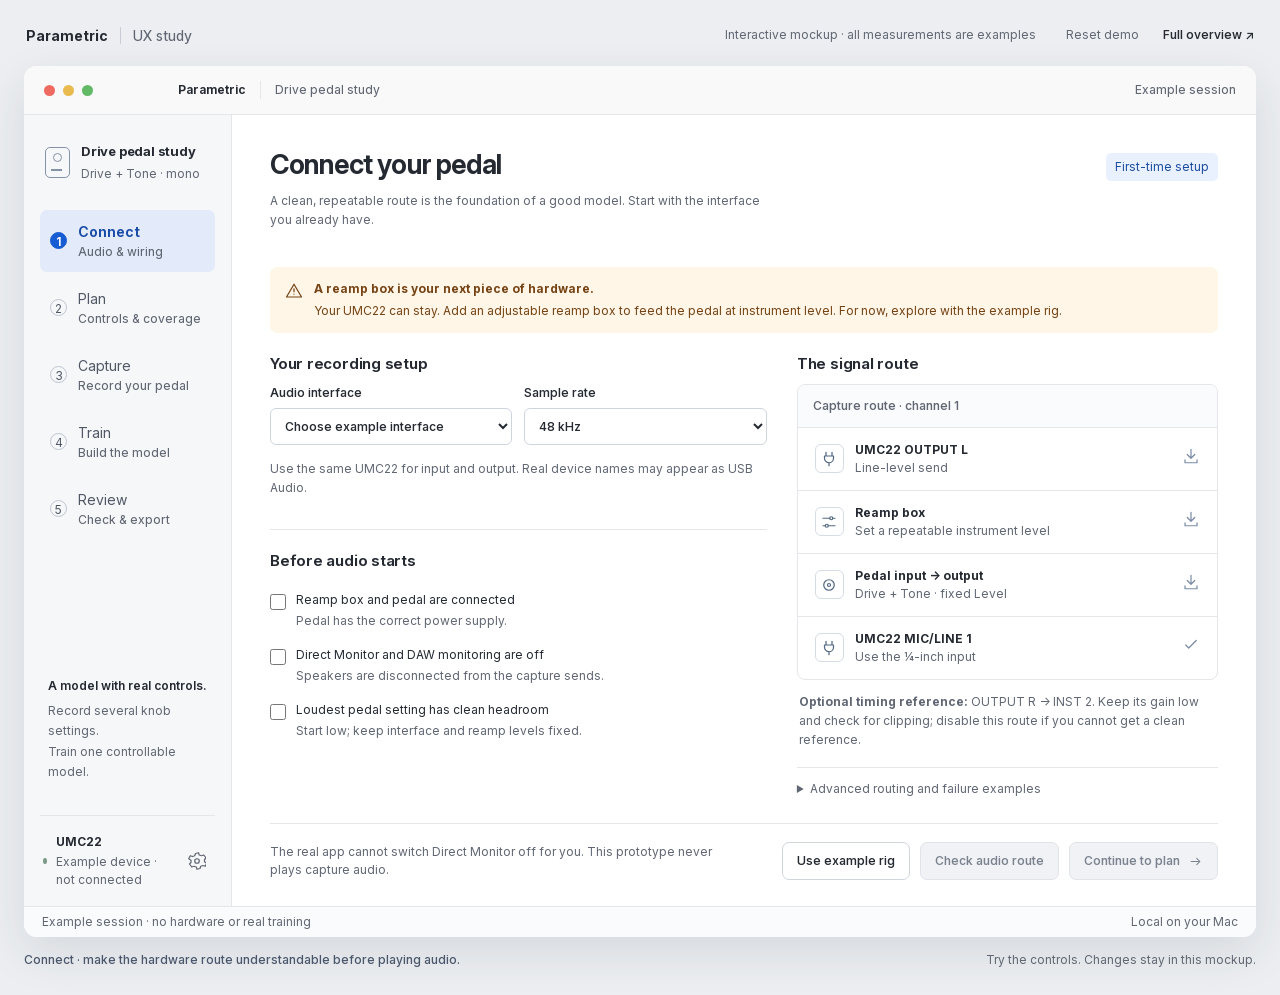
<file: docs/mockups/index.html>
<!doctype html>
<html lang="en">
<head>
<meta charset="UTF-8"><meta name="viewport" content="width=device-width,initial-scale=1">
<title>Parametric — interactive UX mockups</title>
<link rel="stylesheet" href="styles.css">
</head>
<body>
<header class="prototype-bar">
  <a class="prototype-brand" href="overview.html">Parametric <span>UX study</span></a>
  <span class="prototype-disclosure">Interactive mockup · all measurements are examples</span>
  <div class="prototype-tools"><button id="reset-demo" class="text-button">Reset demo</button><a href="overview.html">Full overview <span aria-hidden="true">↗</span></a></div>
</header>
<div class="app-window">
  <div class="titlebar"><div class="window-controls" aria-hidden="true"><i></i><i></i><i></i></div><span>Parametric</span><span class="titlebar-project">Drive pedal study</span><span class="save-indicator">Example session</span></div>
  <div class="app-body">
    <aside class="sidebar">
      <div class="project-heading"><span class="project-symbol" aria-hidden="true"></span><div><strong>Drive pedal study</strong><span>Drive + Tone · mono</span></div></div>
      <nav aria-label="Capture workflow" id="workflow-nav"></nav>
      <div class="sidebar-note"><strong>A model with real controls.</strong><p>Record several knob settings.<br>Train one controllable model.</p></div>
      <div class="sidebar-footer"><span class="device-dot"></span><div><strong>UMC22</strong><span id="sidebar-device">Example device · 48 kHz</span></div><button class="icon-button" data-nav="connect" aria-label="Open audio setup" id="setup-icon"></button></div>
    </aside>
    <main id="main" tabindex="-1" aria-label="Workflow stage"></main>
  </div>
  <footer class="statusbar"><span id="session-status">Example session · no hardware is connected by this prototype</span><span>Local on your Mac</span></footer>
</div>
<div class="prototype-caption"><span id="screen-purpose"></span><span>Try the controls. Changes stay in this mockup.</span></div>
<div id="announcement" class="sr-only" role="status" aria-live="polite"></div>
<script src="app.js"></script>
</body>
</html>
</file>
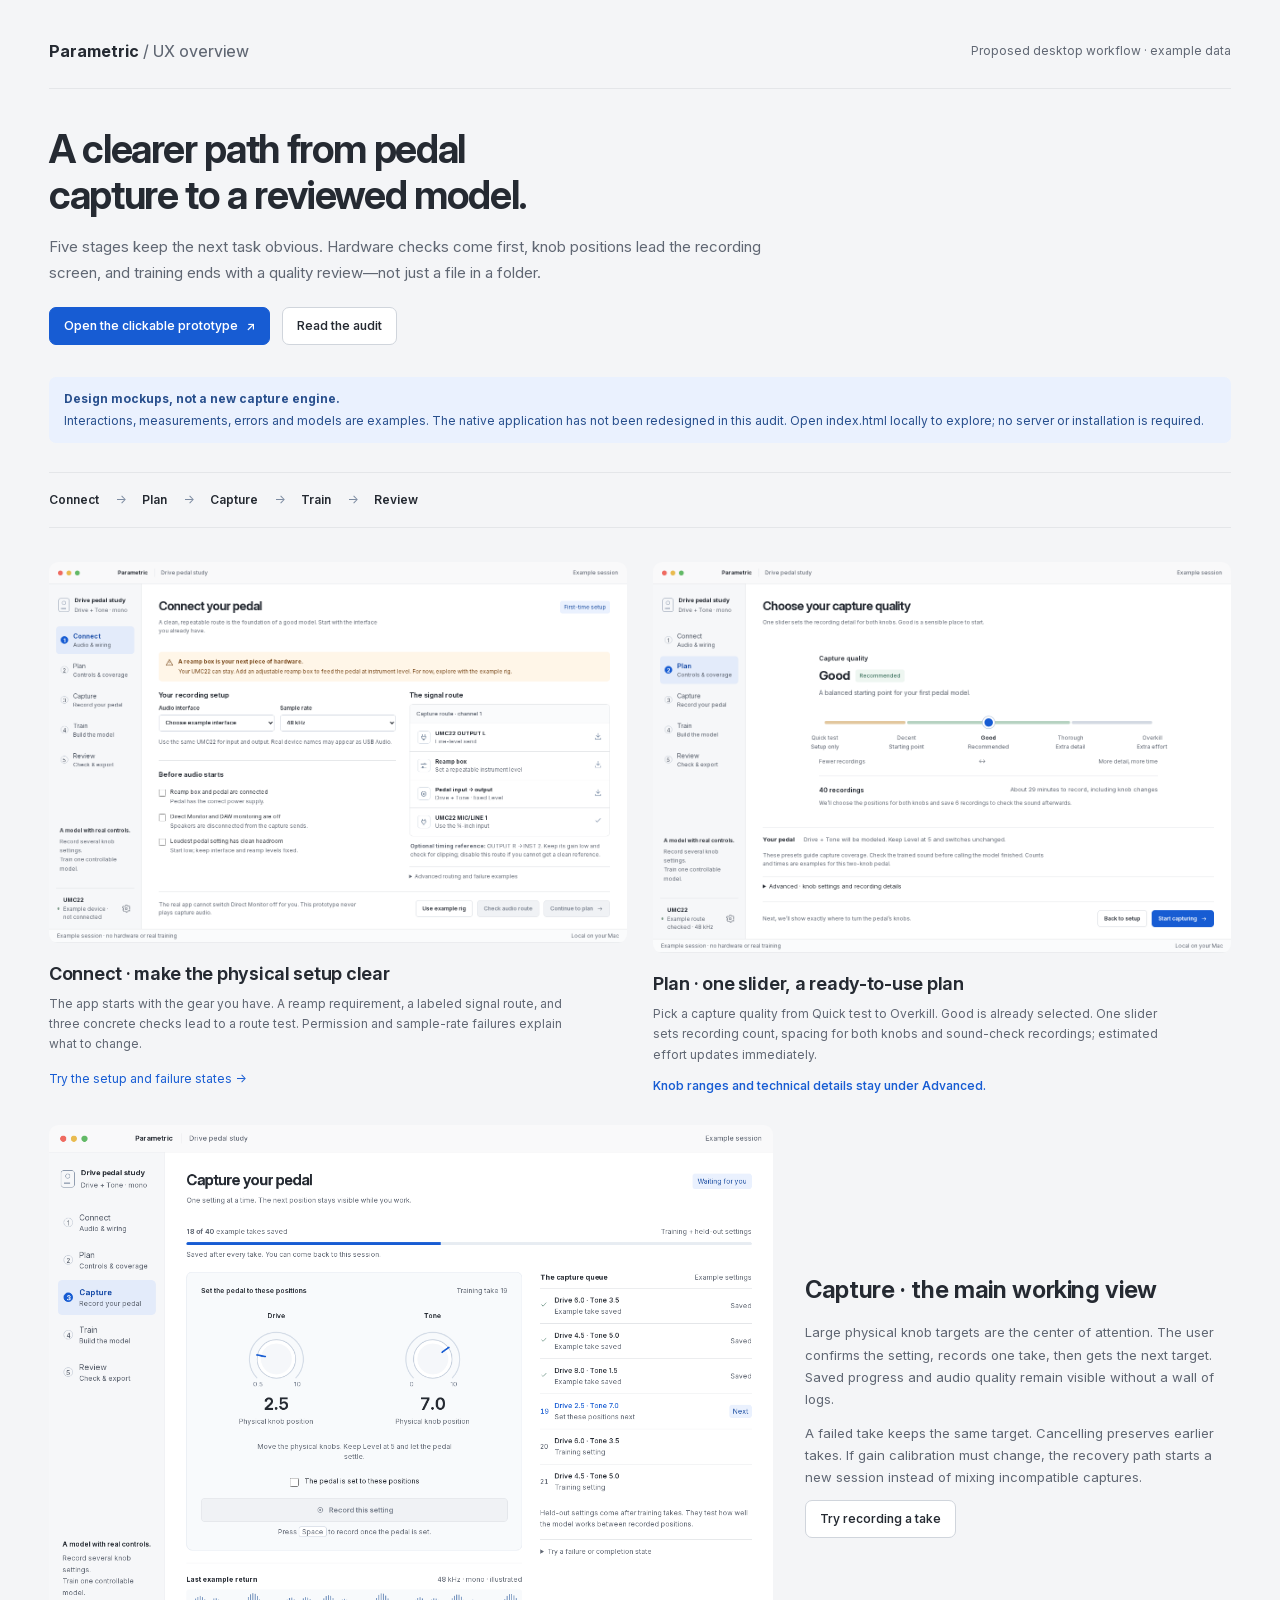
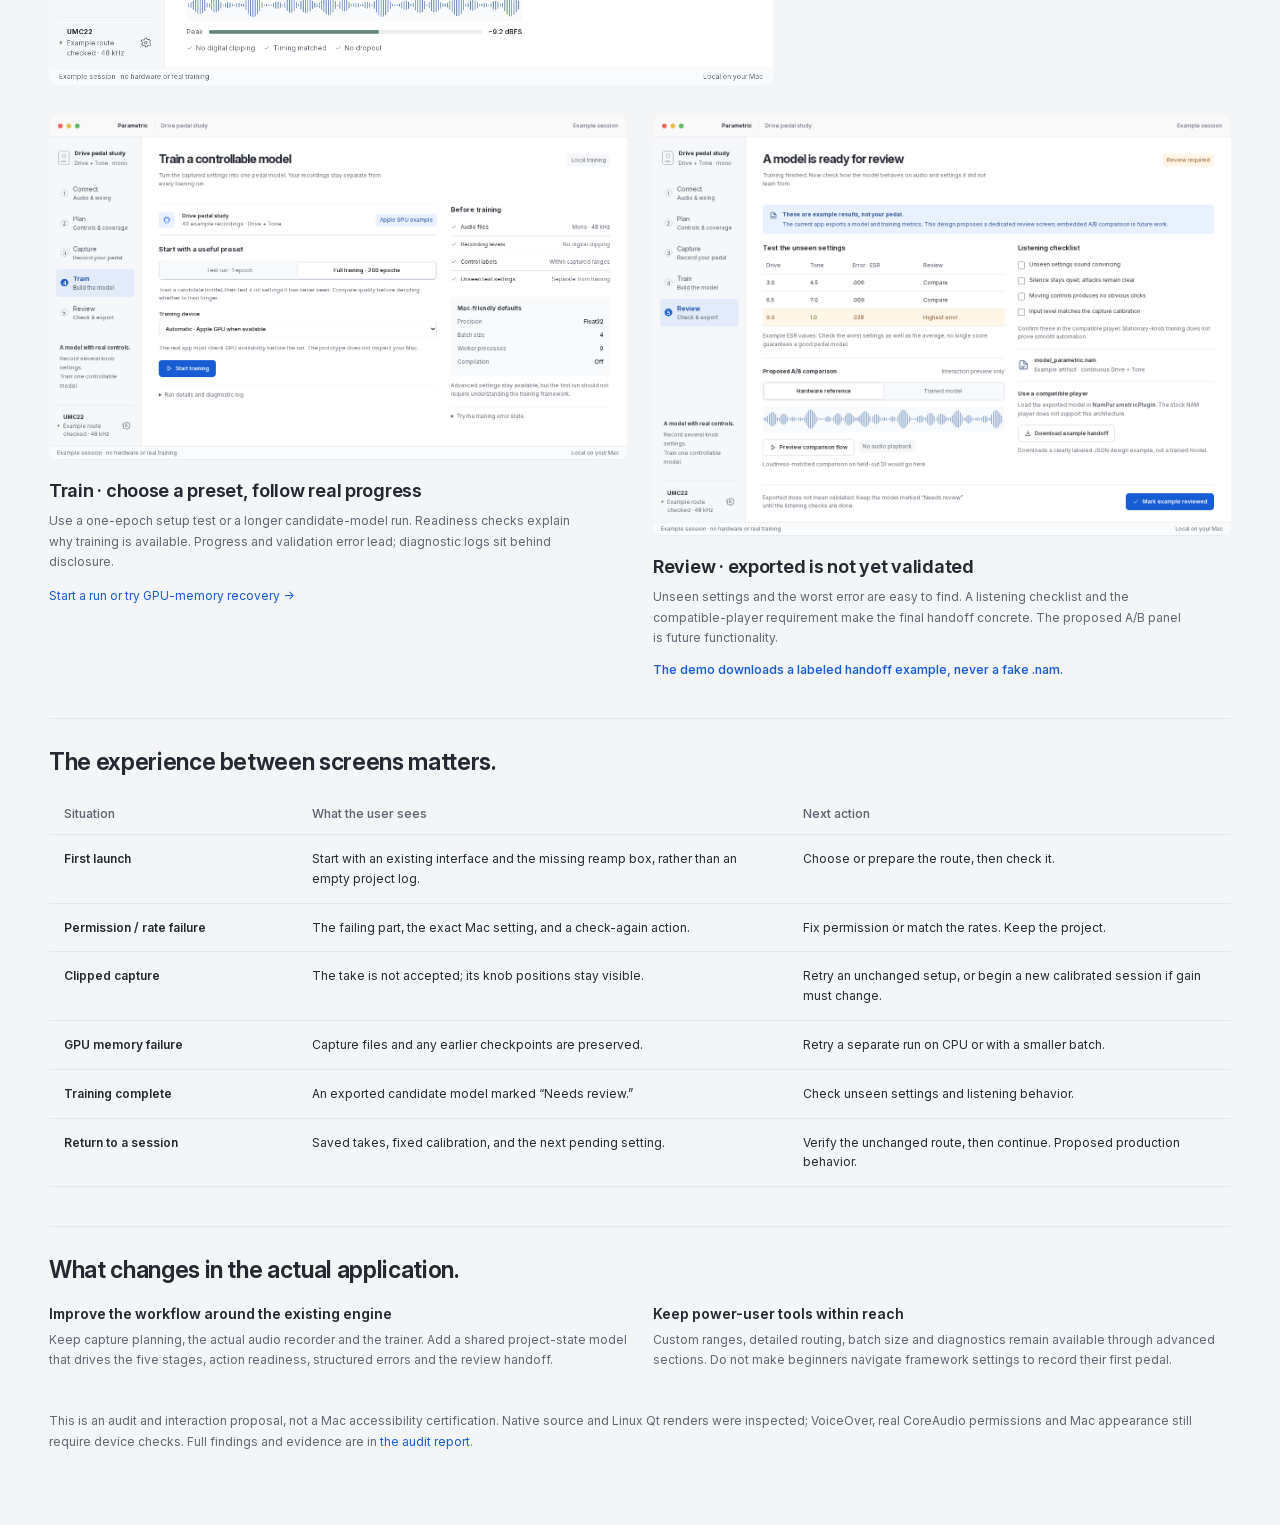
<file: docs/mockups/overview.html>
<!doctype html><html lang="en"><head><meta charset="utf-8"><meta name="viewport" content="width=device-width,initial-scale=1"><title>Parametric — full UX overview</title><link rel="stylesheet" href="styles.css"><style>
body{background:#f4f5f7}.overview{max-width:1230px;margin:auto;padding:39px 24px 60px}.overview-top{display:flex;align-items:center;justify-content:space-between;padding-bottom:25px;border-bottom:1px solid var(--line);font-size:12px}.overview-top strong{font-size:16px}.overview h1{font-size:39px;max-width:680px;line-height:1.18;margin-top:37px}.overview-lead{font-size:15px;color:var(--muted);line-height:1.7;max-width:730px;margin:16px 0 22px}.overview-actions{display:flex;gap:12px;align-items:center;margin-bottom:32px}.flow-map{display:flex;align-items:center;gap:16px;padding:18px 0;border-top:1px solid var(--line);border-bottom:1px solid var(--line);margin-bottom:34px;color:var(--muted);font-size:12px;flex-wrap:wrap}.flow-map a{font-weight:600;color:var(--ink)}.flow-map span{color:#7b8aa0}.story-grid{display:grid;grid-template-columns:1fr 1fr;gap:30px 26px}.story{min-width:0}.story a.image-link{display:block;background:#e9edf2;border-radius:9px;overflow:hidden}.story img{width:100%;display:block;transition:filter .2s}.story a:hover img{filter:brightness(.98)}.story h2{font-size:18px;margin-top:17px;margin-bottom:7px}.story p{font-size:12px;line-height:1.7;color:var(--muted);max-width:66ch}.story.full{grid-column:1/-1;display:grid;grid-template-columns:1.7fr 1fr;align-items:center;gap:32px}.story.full h2{font-size:24px;margin:0 0 13px}.story.full p{font-size:13px}.story-note{display:block;font-size:12px;margin-top:10px;color:var(--blue);font-weight:550}.overview-section{margin-top:39px;border-top:1px solid var(--line);padding-top:26px}.overview-section h2{font-size:23px;margin-bottom:15px}.overview-table{border-collapse:collapse;width:100%;font-size:12px}.overview-table th{text-align:left;font-size:12px;color:var(--muted);font-weight:550;padding:11px 15px;border-bottom:1px solid var(--line)}.overview-table td{padding:14px 15px;border-bottom:1px solid var(--line);vertical-align:top;line-height:1.65}.overview-table td:first-child{width:21%;font-weight:600}.overview-footer{font-size:12px;color:var(--muted);margin-top:27px;line-height:1.8}.overview .notice{margin-bottom:29px}.failure-link{font-size:12px}.overview-list{display:grid;grid-template-columns:1fr 1fr;gap:25px}.overview-list p{font-size:12px;color:var(--muted);line-height:1.7}.overview-list h3{font-size:14px}@media(max-width:760px){.overview{padding:24px 18px}.overview h1{font-size:31px}.overview-top{gap:20px}.story-grid{grid-template-columns:1fr}.story.full{grid-column:auto;display:block}.story.full h2{font-size:20px;margin-top:17px}.overview-list{grid-template-columns:1fr}.overview-table{font-size:12px}.overview-table td,.overview-table th{padding-left:5px;padding-right:9px}.flow-map{gap:9px}.overview-top span{font-size:12px}}
</style></head><body><div class="overview"><div class="overview-top"><strong>Parametric <span class="muted" style="font-weight:450">/ UX overview</span></strong><span class="muted">Proposed desktop workflow · example data</span></div><h1>A clearer path from pedal capture to a reviewed model.</h1><p class="overview-lead">Five stages keep the next task obvious. Hardware checks come first, knob positions lead the recording screen, and training ends with a quality review—not just a file in a folder.</p><div class="overview-actions"><a class="btn primary" href="index.html">Open the clickable prototype <span aria-hidden="true">↗</span></a><a class="btn" href="../ui-audit/report.md">Read the audit</a></div><div class="notice blue"><div><strong>Design mockups, not a new capture engine.</strong><p>Interactions, measurements, errors and models are examples. The native application has not been redesigned in this audit. Open index.html locally to explore; no server or installation is required.</p></div></div><nav class="flow-map" aria-label="Overview sections"><a href="#connect">Connect</a><span aria-hidden="true">→</span><a href="#plan">Plan</a><span aria-hidden="true">→</span><a href="#capture">Capture</a><span aria-hidden="true">→</span><a href="#train">Train</a><span aria-hidden="true">→</span><a href="#review">Review</a></nav><div class="story-grid">
<article class="story" id="connect"><a class="image-link" href="index.html?screen=connect" aria-label="Explore the Connect mockup"><img src="screenshots/connect.png" alt="Connect screen with UMC22 wiring, reamp requirement and route-check checklist"></a><h2>Connect · make the physical setup clear</h2><p>The app starts with the gear you have. A reamp requirement, a labeled signal route, and three concrete checks lead to a route test. Permission and sample-rate failures explain what to change.</p><a class="failure-link" href="index.html?screen=connect">Try the setup and failure states →</a></article>
<article class="story" id="plan"><a class="image-link" href="index.html?screen=plan" aria-label="Explore the Plan mockup"><img src="screenshots/plan.png" alt="Plan screen with one capture quality slider, Good recommended, recording effort and collapsed advanced settings"></a><h2>Plan · one slider, a ready-to-use plan</h2><p>Pick a capture quality from Quick test to Overkill. Good is already selected. One slider sets recording count, spacing for both knobs and sound-check recordings; estimated effort updates immediately.</p><span class="story-note">Knob ranges and technical details stay under Advanced.</span></article>
<article class="story full" id="capture"><a class="image-link" href="index.html?screen=capture" aria-label="Explore the Capture mockup"><img src="screenshots/capture.png" alt="Capture screen featuring large Drive and Tone dial targets, one recording action and a saved-take queue"></a><div><h2>Capture · the main working view</h2><p>Large physical knob targets are the center of attention. The user confirms the setting, records one take, then gets the next target. Saved progress and audio quality remain visible without a wall of logs.</p><p>A failed take keeps the same target. Cancelling preserves earlier takes. If gain calibration must change, the recovery path starts a new session instead of mixing incompatible captures.</p><a class="btn" href="index.html?screen=capture">Try recording a take</a></div></article>
<article class="story" id="train"><a class="image-link" href="index.html?screen=train" aria-label="Explore the Training mockup"><img src="screenshots/train.png" alt="Training screen with one-epoch and full-run presets, readiness checks and Mac defaults"></a><h2>Train · choose a preset, follow real progress</h2><p>Use a one-epoch setup test or a longer candidate-model run. Readiness checks explain why training is available. Progress and validation error lead; diagnostic logs sit behind disclosure.</p><a class="failure-link" href="index.html?screen=train">Start a run or try GPU-memory recovery →</a></article>
<article class="story" id="review"><a class="image-link" href="index.html?screen=review" aria-label="Explore the Review mockup"><img src="screenshots/review.png" alt="Review screen showing held-out errors, a proposed A/B comparison, listening checks and compatible player requirements"></a><h2>Review · exported is not yet validated</h2><p>Unseen settings and the worst error are easy to find. A listening checklist and the compatible-player requirement make the final handoff concrete. The proposed A/B panel is future functionality.</p><span class="story-note">The demo downloads a labeled handoff example, never a fake .nam.</span></article>
</div><section class="overview-section"><h2>The experience between screens matters.</h2><div class="table-scroll"><table class="overview-table"><thead><tr><th scope="col">Situation</th><th scope="col">What the user sees</th><th scope="col">Next action</th></tr></thead><tbody><tr><td>First launch</td><td>Start with an existing interface and the missing reamp box, rather than an empty project log.</td><td>Choose or prepare the route, then check it.</td></tr><tr><td>Permission / rate failure</td><td>The failing part, the exact Mac setting, and a check-again action.</td><td>Fix permission or match the rates. Keep the project.</td></tr><tr><td>Clipped capture</td><td>The take is not accepted; its knob positions stay visible.</td><td>Retry an unchanged setup, or begin a new calibrated session if gain must change.</td></tr><tr><td>GPU memory failure</td><td>Capture files and any earlier checkpoints are preserved.</td><td>Retry a separate run on CPU or with a smaller batch.</td></tr><tr><td>Training complete</td><td>An exported candidate model marked “Needs review.”</td><td>Check unseen settings and listening behavior.</td></tr><tr><td>Return to a session</td><td>Saved takes, fixed calibration, and the next pending setting.</td><td>Verify the unchanged route, then continue. Proposed production behavior.</td></tr></tbody></table></div></section><section class="overview-section"><h2>What changes in the actual application.</h2><div class="overview-list"><div><h3>Improve the workflow around the existing engine</h3><p>Keep capture planning, the actual audio recorder and the trainer. Add a shared project-state model that drives the five stages, action readiness, structured errors and the review handoff.</p></div><div><h3>Keep power-user tools within reach</h3><p>Custom ranges, detailed routing, batch size and diagnostics remain available through advanced sections. Do not make beginners navigate framework settings to record their first pedal.</p></div></div></section><p class="overview-footer">This is an audit and interaction proposal, not a Mac accessibility certification. Native source and Linux Qt renders were inspected; VoiceOver, real CoreAudio permissions and Mac appearance still require device checks. Full findings and evidence are in <a href="../ui-audit/report.md">the audit report</a>.</p></div></body></html>
</file>
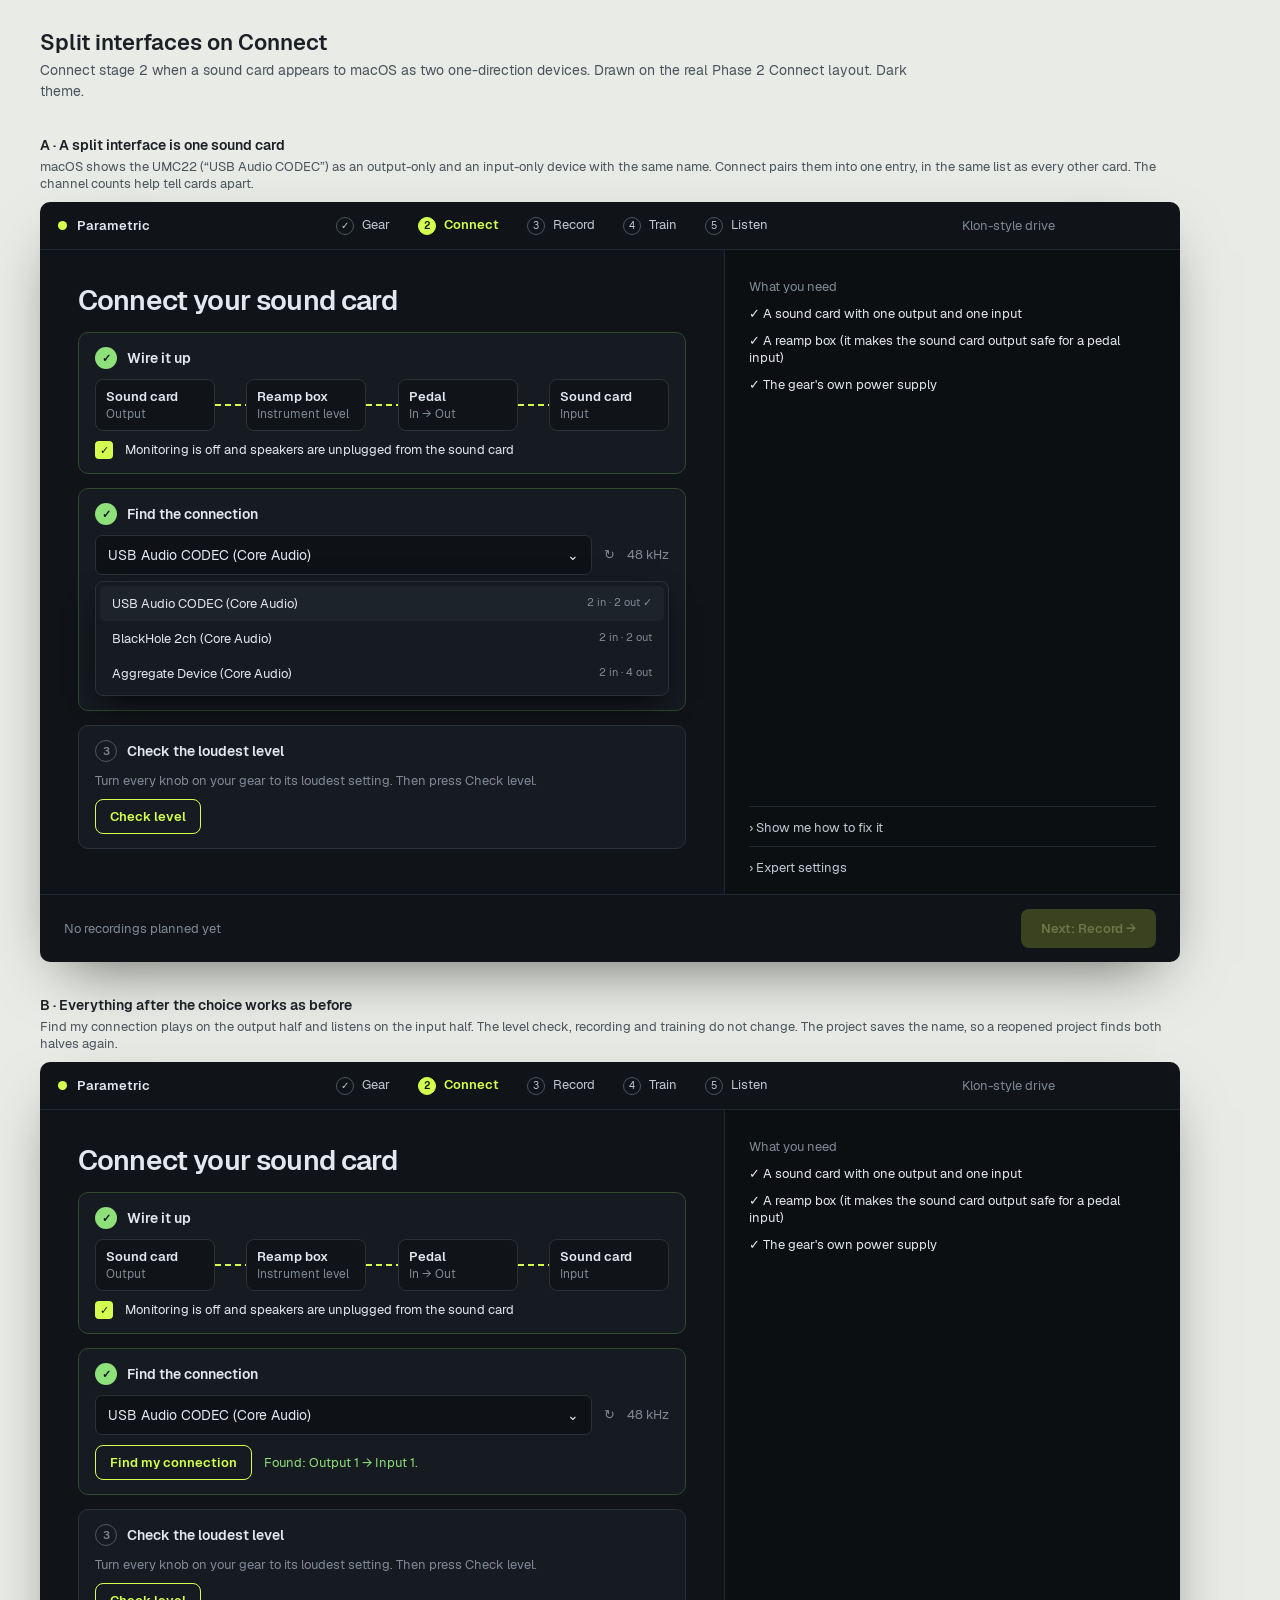
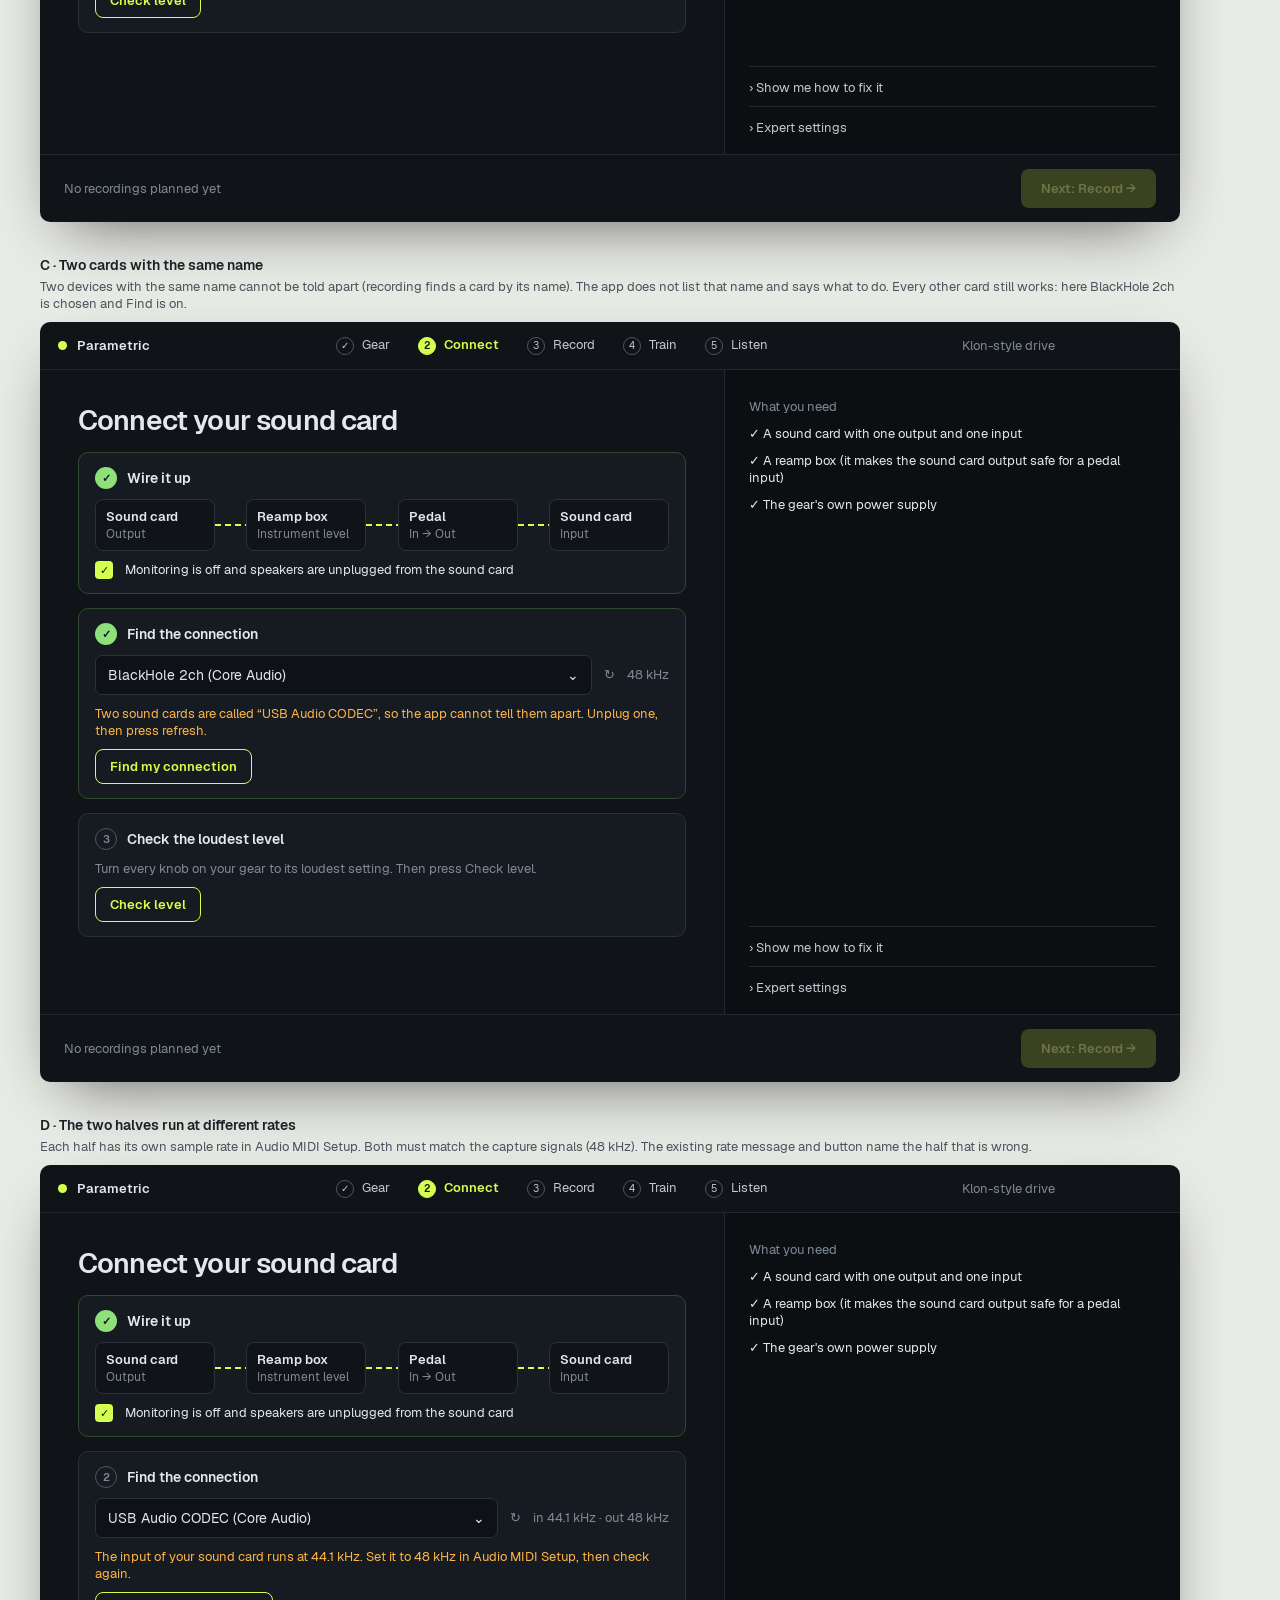
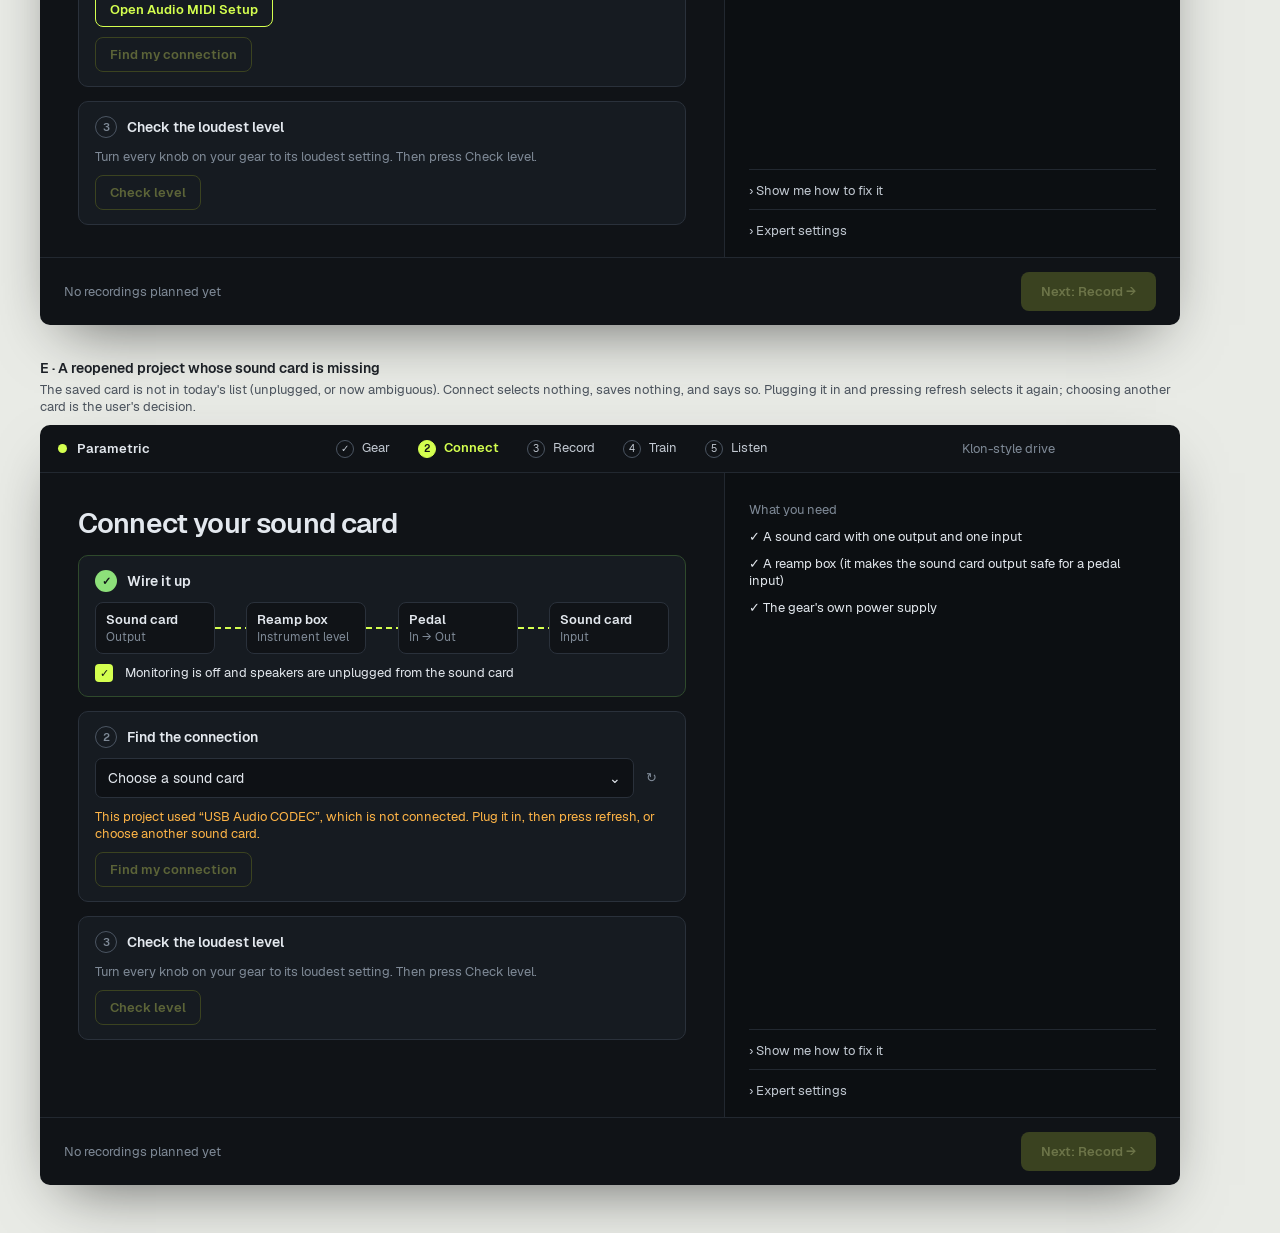
<file: docs/design/2026-10-20-split-interfaces/connect.html>
<!doctype html><html lang="en"><head><meta charset="utf-8"><title>Split interfaces on Connect</title><link rel="stylesheet" href="listen.css"><style>
.stage { border: 1px solid #2f4a2c; background: var(--raised); border-radius: 10px; padding: 14px 16px; display: flex; flex-direction: column; gap: 10px; }
.stage.todo { border-color: var(--line2); }
.stage .h { display: flex; align-items: center; gap: 10px; font-weight: 600; font-size: 14px; }
.stage .n { width: 22px; height: 22px; border-radius: 50%; background: var(--ok); color: var(--bg); display: grid; place-items: center; font-size: 11px; }
.stage.todo .n { background: none; border: 1px solid #4b5562; color: var(--mut); }
.chain { display: flex; align-items: center; }
.node { border: 1px solid var(--line2); border-radius: 8px; padding: 8px 10px; background: var(--bg); min-width: 120px; }
.node b { display: block; font-size: 13px; } .node span { color: var(--mut); font-size: 12px; }
.wire { flex: 1; height: 2px; background: repeating-linear-gradient(90deg, var(--acc) 0 6px, transparent 6px 10px); }
.tick { width: 18px; height: 18px; border-radius: 4px; background: var(--acc); color: var(--bg); display: grid; place-items: center; font-size: 11px; }
.row { display: flex; gap: 12px; align-items: center; }
.btn-o { border: 1.5px solid var(--acc); color: var(--acc); border-radius: 8px; padding: 8px 14px; font-weight: 600; white-space: nowrap; }
.ok { color: var(--ok); }
.btn-o.off { border-color: #3b4320; color: #5c6438; }
.meter { height: 10px; border-radius: 3px; background: #2a1d10; position: relative; } .meter i { position: absolute; inset: 0 14% 0 0; background: var(--warn); border-radius: 3px; }
.combo.big { padding: 10px 12px; font-size: 14px; flex: 1; }
.menu.wide div { padding: 9px 12px; }
.menu .hint { color: var(--mut); font-size: 11px; }
</style></head><body><h1>Split interfaces on Connect</h1><p class="intro">Connect stage 2 when a sound card appears to macOS as two one-direction devices. Drawn on the real Phase 2 Connect layout. Dark theme.</p><div class="label-above">A · A split interface is one sound card</div><p class="why">macOS shows the UMC22 (“USB Audio CODEC”) as an output-only and an input-only device with the same name. Connect pairs them into one entry, in the same list as every other card. The channel counts help tell cards apart.</p><div class="win"><div class="top"><div class="brand"><i></i>Parametric</div><div class="steps"><span><span class="d">✓</span>Gear</span><span class="on"><span class="d">2</span>Connect</span><span><span class="d">3</span>Record</span><span><span class="d">4</span>Train</span><span><span class="d">5</span>Listen</span></div><div class="proj">Klon-style drive</div></div><div class="content"><div class="main"><h2>Connect your sound card</h2><div class="stage"><div class="h"><span class="n">✓</span>Wire it up</div><div class="chain"><div class="node"><b>Sound card</b><span>Output</span></div><div class="wire"></div><div class="node"><b>Reamp box</b><span>Instrument level</span></div><div class="wire"></div><div class="node"><b>Pedal</b><span>In → Out</span></div><div class="wire"></div><div class="node"><b>Sound card</b><span>Input</span></div></div><div class="row"><span class="tick">✓</span>Monitoring is off and speakers are unplugged from the sound card</div></div><div class="stage"><div class="h"><span class="n">✓</span>Find the connection</div><div class="row"><div class="combo big"><span>USB Audio CODEC (Core Audio)</span><span>⌄</span></div><span class="muted">↻</span><span class="muted">48 kHz</span></div><div class="menu wide"><div class="sel">USB Audio CODEC (Core Audio)<span class="hint">2 in · 2 out ✓</span></div><div>BlackHole 2ch (Core Audio)<span class="hint">2 in · 2 out</span></div><div>Aggregate Device (Core Audio)<span class="hint">2 in · 4 out</span></div></div></div><div class="stage todo"><div class="h"><span class="n">3</span>Check the loudest level</div><div class="muted">Turn every knob on your gear to its loudest setting. Then press Check level.</div><div class="row"><span class="btn-o">Check level</span></div></div></div><div class="aside"><div class="sec" style="margin-top:0">What you need</div><div>✓ A sound card with one output and one input</div><div>✓ A reamp box (it makes the sound card output safe for a pedal input)</div><div>✓ The gear's own power supply</div><div class="grow"></div><div class="disc">› Show me how to fix it</div><div class="disc">› Expert settings</div></div></div><div class="foot">No recordings planned yet<span class="pri off">Next: Record →</span></div></div><div class="label-above">B · Everything after the choice works as before</div><p class="why">Find my connection plays on the output half and listens on the input half. The level check, recording and training do not change. The project saves the name, so a reopened project finds both halves again.</p><div class="win"><div class="top"><div class="brand"><i></i>Parametric</div><div class="steps"><span><span class="d">✓</span>Gear</span><span class="on"><span class="d">2</span>Connect</span><span><span class="d">3</span>Record</span><span><span class="d">4</span>Train</span><span><span class="d">5</span>Listen</span></div><div class="proj">Klon-style drive</div></div><div class="content"><div class="main"><h2>Connect your sound card</h2><div class="stage"><div class="h"><span class="n">✓</span>Wire it up</div><div class="chain"><div class="node"><b>Sound card</b><span>Output</span></div><div class="wire"></div><div class="node"><b>Reamp box</b><span>Instrument level</span></div><div class="wire"></div><div class="node"><b>Pedal</b><span>In → Out</span></div><div class="wire"></div><div class="node"><b>Sound card</b><span>Input</span></div></div><div class="row"><span class="tick">✓</span>Monitoring is off and speakers are unplugged from the sound card</div></div><div class="stage"><div class="h"><span class="n">✓</span>Find the connection</div><div class="row"><div class="combo big"><span>USB Audio CODEC (Core Audio)</span><span>⌄</span></div><span class="muted">↻</span><span class="muted">48 kHz</span></div><div class="row"><span class="btn-o">Find my connection</span><span class="ok">Found: Output 1 → Input 1.</span></div></div><div class="stage todo"><div class="h"><span class="n">3</span>Check the loudest level</div><div class="muted">Turn every knob on your gear to its loudest setting. Then press Check level.</div><div class="row"><span class="btn-o">Check level</span></div></div></div><div class="aside"><div class="sec" style="margin-top:0">What you need</div><div>✓ A sound card with one output and one input</div><div>✓ A reamp box (it makes the sound card output safe for a pedal input)</div><div>✓ The gear's own power supply</div><div class="grow"></div><div class="disc">› Show me how to fix it</div><div class="disc">› Expert settings</div></div></div><div class="foot">No recordings planned yet<span class="pri off">Next: Record →</span></div></div><div class="label-above">C · Two cards with the same name</div><p class="why">Two devices with the same name cannot be told apart (recording finds a card by its name). The app does not list that name and says what to do. Every other card still works: here BlackHole 2ch is chosen and Find is on.</p><div class="win"><div class="top"><div class="brand"><i></i>Parametric</div><div class="steps"><span><span class="d">✓</span>Gear</span><span class="on"><span class="d">2</span>Connect</span><span><span class="d">3</span>Record</span><span><span class="d">4</span>Train</span><span><span class="d">5</span>Listen</span></div><div class="proj">Klon-style drive</div></div><div class="content"><div class="main"><h2>Connect your sound card</h2><div class="stage"><div class="h"><span class="n">✓</span>Wire it up</div><div class="chain"><div class="node"><b>Sound card</b><span>Output</span></div><div class="wire"></div><div class="node"><b>Reamp box</b><span>Instrument level</span></div><div class="wire"></div><div class="node"><b>Pedal</b><span>In → Out</span></div><div class="wire"></div><div class="node"><b>Sound card</b><span>Input</span></div></div><div class="row"><span class="tick">✓</span>Monitoring is off and speakers are unplugged from the sound card</div></div><div class="stage"><div class="h"><span class="n">✓</span>Find the connection</div><div class="row"><div class="combo big"><span>BlackHole 2ch (Core Audio)</span><span>⌄</span></div><span class="muted">↻</span><span class="muted">48 kHz</span></div><div class="warnline">Two sound cards are called “USB Audio CODEC”, so the app cannot tell them apart. Unplug one, then press refresh.</div><div class="row"><span class="btn-o">Find my connection</span></div></div><div class="stage todo"><div class="h"><span class="n">3</span>Check the loudest level</div><div class="muted">Turn every knob on your gear to its loudest setting. Then press Check level.</div><div class="row"><span class="btn-o">Check level</span></div></div></div><div class="aside"><div class="sec" style="margin-top:0">What you need</div><div>✓ A sound card with one output and one input</div><div>✓ A reamp box (it makes the sound card output safe for a pedal input)</div><div>✓ The gear's own power supply</div><div class="grow"></div><div class="disc">› Show me how to fix it</div><div class="disc">› Expert settings</div></div></div><div class="foot">No recordings planned yet<span class="pri off">Next: Record →</span></div></div><div class="label-above">D · The two halves run at different rates</div><p class="why">Each half has its own sample rate in Audio MIDI Setup. Both must match the capture signals (48 kHz). The existing rate message and button name the half that is wrong.</p><div class="win"><div class="top"><div class="brand"><i></i>Parametric</div><div class="steps"><span><span class="d">✓</span>Gear</span><span class="on"><span class="d">2</span>Connect</span><span><span class="d">3</span>Record</span><span><span class="d">4</span>Train</span><span><span class="d">5</span>Listen</span></div><div class="proj">Klon-style drive</div></div><div class="content"><div class="main"><h2>Connect your sound card</h2><div class="stage"><div class="h"><span class="n">✓</span>Wire it up</div><div class="chain"><div class="node"><b>Sound card</b><span>Output</span></div><div class="wire"></div><div class="node"><b>Reamp box</b><span>Instrument level</span></div><div class="wire"></div><div class="node"><b>Pedal</b><span>In → Out</span></div><div class="wire"></div><div class="node"><b>Sound card</b><span>Input</span></div></div><div class="row"><span class="tick">✓</span>Monitoring is off and speakers are unplugged from the sound card</div></div><div class="stage todo"><div class="h"><span class="n">2</span>Find the connection</div><div class="row"><div class="combo big"><span>USB Audio CODEC (Core Audio)</span><span>⌄</span></div><span class="muted">↻</span><span class="muted">in 44.1 kHz · out 48 kHz</span></div><div class="warnline">The input of your sound card runs at 44.1 kHz. Set it to 48 kHz in Audio MIDI Setup, then check again.</div><div class="row"><span class="btn-o">Open Audio MIDI Setup</span></div><div class="row"><span class="btn-o off">Find my connection</span></div></div><div class="stage todo"><div class="h"><span class="n">3</span>Check the loudest level</div><div class="muted">Turn every knob on your gear to its loudest setting. Then press Check level.</div><div class="row"><span class="btn-o off">Check level</span></div></div></div><div class="aside"><div class="sec" style="margin-top:0">What you need</div><div>✓ A sound card with one output and one input</div><div>✓ A reamp box (it makes the sound card output safe for a pedal input)</div><div>✓ The gear's own power supply</div><div class="grow"></div><div class="disc">› Show me how to fix it</div><div class="disc">› Expert settings</div></div></div><div class="foot">No recordings planned yet<span class="pri off">Next: Record →</span></div></div><div class="label-above">E · A reopened project whose sound card is missing</div><p class="why">The saved card is not in today's list (unplugged, or now ambiguous). Connect selects nothing, saves nothing, and says so. Plugging it in and pressing refresh selects it again; choosing another card is the user's decision.</p><div class="win"><div class="top"><div class="brand"><i></i>Parametric</div><div class="steps"><span><span class="d">✓</span>Gear</span><span class="on"><span class="d">2</span>Connect</span><span><span class="d">3</span>Record</span><span><span class="d">4</span>Train</span><span><span class="d">5</span>Listen</span></div><div class="proj">Klon-style drive</div></div><div class="content"><div class="main"><h2>Connect your sound card</h2><div class="stage"><div class="h"><span class="n">✓</span>Wire it up</div><div class="chain"><div class="node"><b>Sound card</b><span>Output</span></div><div class="wire"></div><div class="node"><b>Reamp box</b><span>Instrument level</span></div><div class="wire"></div><div class="node"><b>Pedal</b><span>In → Out</span></div><div class="wire"></div><div class="node"><b>Sound card</b><span>Input</span></div></div><div class="row"><span class="tick">✓</span>Monitoring is off and speakers are unplugged from the sound card</div></div><div class="stage todo"><div class="h"><span class="n">2</span>Find the connection</div><div class="row"><div class="combo big"><span>Choose a sound card</span><span>⌄</span></div><span class="muted">↻</span><span class="muted"></span></div><div class="warnline">This project used “USB Audio CODEC”, which is not connected. Plug it in, then press refresh, or choose another sound card.</div><div class="row"><span class="btn-o off">Find my connection</span></div></div><div class="stage todo"><div class="h"><span class="n">3</span>Check the loudest level</div><div class="muted">Turn every knob on your gear to its loudest setting. Then press Check level.</div><div class="row"><span class="btn-o off">Check level</span></div></div></div><div class="aside"><div class="sec" style="margin-top:0">What you need</div><div>✓ A sound card with one output and one input</div><div>✓ A reamp box (it makes the sound card output safe for a pedal input)</div><div>✓ The gear's own power supply</div><div class="grow"></div><div class="disc">› Show me how to fix it</div><div class="disc">› Expert settings</div></div></div><div class="foot">No recordings planned yet<span class="pri off">Next: Record →</span></div></div></body></html>
</file>
<file: docs/mockups/styles.css>
@font-face{font-family:Inter;src:url('assets/InterVariable.woff2') format('woff2');font-weight:100 900;font-display:swap}
:root{--ink:#252a32;--muted:#606773;--faint:#767e8a;--line:#e4e6e9;--paper:#fff;--canvas:#eceef1;--side:#f6f7f9;--blue:#175cd3;--blue-hover:#124db5;--blue-soft:#eaf1fe;--green:#27624c;--green-soft:#eef6f1;--amber:#925517;--amber-soft:#fff6e8;--red:#af3537;--red-soft:#fff0ee;--radius:10px;color-scheme:light}
*{box-sizing:border-box}body{margin:0;background:var(--canvas);color:var(--ink);font:14px/1.5 Inter,-apple-system,BlinkMacSystemFont,sans-serif;-webkit-font-smoothing:antialiased}button,input,select{font:inherit}button,a,input,select{ -webkit-tap-highlight-color:transparent}button{cursor:pointer}button:disabled{cursor:default}a{color:var(--blue);text-decoration:none;text-underline-offset:3px}a:hover{text-decoration:underline}button:focus-visible,a:focus-visible,input:focus-visible,select:focus-visible,summary:focus-visible{outline:3px solid #6f9eef;outline-offset:3px}::selection{background:#c8dcff;color:#10274d}input{caret-color:var(--blue)}*{scrollbar-width:thin;scrollbar-color:#bec4cd transparent}.sr-only{position:absolute;width:1px;height:1px;padding:0;overflow:hidden;clip:rect(0,0,0,0);white-space:nowrap;border:0}
.prototype-bar{max-width:1360px;margin:auto;padding:20px 32px 16px;display:flex;align-items:center;gap:24px;font-size:12px}.prototype-brand{font-weight:700;color:var(--ink);font-size:14px;white-space:nowrap}.prototype-brand span{font-weight:450;color:var(--muted);margin-left:9px;padding-left:12px;border-left:1px solid #c8cdd5}.prototype-disclosure{color:var(--muted);margin-left:auto}.prototype-tools{display:flex;align-items:center;gap:18px}.prototype-tools a{color:var(--ink);font-weight:550}.text-button{border:0;background:transparent;color:var(--muted);padding:6px}.text-button:hover{color:var(--blue)}
.app-window{max-width:1296px;margin:0 auto;background:var(--paper);border-radius:13px;overflow:hidden;box-shadow:0 16px 45px #27344d1c;min-height:770px}.titlebar{height:49px;background:#f9f9fa;border-bottom:1px solid var(--line);display:flex;align-items:center;gap:14px;padding:0 20px;font-size:12px;font-weight:650}.window-controls{display:flex;gap:8px;margin-right:71px}.window-controls i{width:11px;height:11px;display:block;border-radius:50%;background:#ef6a60}.window-controls i:nth-child(2){background:#e9bb4f}.window-controls i:nth-child(3){background:#62b966}.titlebar-project{color:var(--muted);font-weight:450;border-left:1px solid var(--line);padding-left:14px}.save-indicator{margin-left:auto;font-weight:450;color:var(--muted)}
.app-body{display:grid;grid-template-columns:208px minmax(0,1fr);min-height:691px}.sidebar{background:var(--side);border-right:1px solid var(--line);display:flex;flex-direction:column;padding:27px 16px 0}.project-heading{display:flex;align-items:center;gap:11px;padding:0 5px 27px}.project-heading strong{display:block;font-size:13px;letter-spacing:-.015em}.project-heading span:not(.project-symbol){display:block;font-size:12px;color:var(--muted);margin-top:3px}.project-symbol{height:31px;width:25px;border:1.5px solid #8492a7;border-radius:5px;position:relative;flex-shrink:0}.project-symbol:before{content:'';width:7px;height:7px;border:1.5px solid #8492a7;border-radius:50%;position:absolute;top:5px;left:7px}.project-symbol:after{content:'';height:2px;width:11px;background:#8492a7;position:absolute;bottom:6px;left:5px}.nav-item{display:flex;align-items:center;gap:11px;width:100%;border:0;background:transparent;text-align:left;padding:11px 10px;border-radius:7px;margin-bottom:5px;color:#505865}.nav-item:hover{background:#e9edf3}.nav-item[aria-current=step]{background:#e3ebfa;color:#174ba7;font-weight:650}.nav-item .nav-step{font-size:12px;width:17px;height:17px;border:1px solid #bdc5d1;border-radius:50%;display:grid;place-items:center;flex-shrink:0}.nav-item[aria-current=step] .nav-step{background:var(--blue);border-color:var(--blue);color:#fff}.nav-copy{flex:1}.nav-copy strong{font:inherit;display:block}.nav-copy small{font-weight:450;font-size:12px;color:var(--muted);display:block;margin-top:1px}.sidebar-note{margin-top:auto;padding:30px 8px 22px}.sidebar-note strong{font-size:12px;font-weight:600}.sidebar-note p{font-size:12px;color:var(--muted);line-height:1.7;margin:6px 0}.sidebar-footer{display:flex;gap:9px;align-items:center;border-top:1px solid var(--line);padding:17px 3px;margin-top:5px}.sidebar-footer strong{font-size:12px;display:block}.sidebar-footer span:not(.device-dot){font-size:12px;color:var(--muted);display:block;margin-top:2px}.device-dot{width:6px;height:6px;border-radius:50%;background:#7d9a89}.icon-button{border:0;background:transparent;padding:6px;display:grid;place-items:center;color:var(--muted);border-radius:5px}.icon-button:hover{background:#e3e8ef}.sidebar-footer .icon-button{margin-left:auto}svg.icon{width:18px;height:18px;stroke:currentColor;fill:none;stroke-width:1.65;stroke-linecap:round;stroke-linejoin:round;flex-shrink:0}
main{min-width:0;padding:33px 38px 26px;position:relative}h1{font-size:27px;letter-spacing:-.035em;line-height:1.25;margin:0;font-weight:670;text-wrap:balance}h2{font-size:15px;letter-spacing:-.015em;font-weight:650;margin:0 0 8px}h3{font-size:13px;margin:0 0 6px;font-weight:620}p{margin:0 0 12px}.page-header{display:flex;align-items:flex-start;justify-content:space-between;gap:20px;margin-bottom:26px}.page-description{color:var(--muted);font-size:12px;max-width:64ch;margin-top:9px;line-height:1.6}.badge{display:inline-flex;align-items:center;gap:6px;font-size:12px;padding:5px 9px;border-radius:5px;background:var(--side);color:var(--muted);white-space:nowrap}.badge svg.icon{width:13px;height:13px}.badge.blue{background:var(--blue-soft);color:#1b4da0}.badge.green{background:var(--green-soft);color:var(--green)}.badge.amber{background:var(--amber-soft);color:var(--amber)}.badge.red{background:var(--red-soft);color:var(--red)}.page-header .badge{margin-top:5px}.btn{display:inline-flex;align-items:center;justify-content:center;gap:8px;border:1px solid #d0d5dc;background:#fff;border-radius:7px;min-height:38px;padding:8px 14px;color:var(--ink);font-size:12px;font-weight:560;white-space:nowrap}.btn:hover{background:#f6f8fb}.btn.primary{background:var(--blue);color:#fff;border-color:var(--blue)}.btn.primary:hover{background:var(--blue-hover)}.btn:disabled{background:#f0f2f5;color:#7a828f;border-color:#e0e3e8}.btn.danger{color:var(--red)}.btn svg.icon{width:15px;height:15px}.actions{display:flex;align-items:center;gap:10px;flex-wrap:wrap}.action-footer{margin-top:25px;padding-top:18px;border-top:1px solid var(--line);display:flex;justify-content:space-between;gap:15px;align-items:center}.action-footer p{font-size:12px;color:var(--muted);margin:0;max-width:57ch}.help-text{font-size:12px;line-height:1.6;color:var(--muted)}.muted{color:var(--muted)}.mono{font-variant-numeric:tabular-nums}.notice{display:flex;align-items:flex-start;gap:11px;padding:13px 15px;border-radius:7px;background:var(--amber-soft);color:#754314;font-size:12px;margin-bottom:20px}.notice svg.icon{margin-top:2px}.notice p{font-size:12px;margin:3px 0 0;line-height:1.6}.notice.blue{background:var(--blue-soft);color:#284f8d}.notice.green{background:var(--green-soft);color:var(--green)}.notice.red{background:var(--red-soft);color:#8f292c}.notice .btn{margin-left:auto;flex-shrink:0;background:transparent;border-color:#b89056}.notice.red .btn{border-color:#cf9b98}.notice.green .btn{border-color:#8ead9e}.two-column{display:grid;grid-template-columns:minmax(0,1.18fr) minmax(0,1fr);gap:30px}.section{padding:20px 0;border-top:1px solid var(--line)}.section:first-child{border-top:0;padding-top:0}.section p{font-size:12px;color:var(--muted)}label.field{display:flex;flex-direction:column;font-size:12px;font-weight:550;gap:6px;margin-bottom:14px}input[type=text],input[type=number],select{border:1px solid #cfd5df;border-radius:6px;padding:8px 10px;background:#fff;color:var(--ink);min-height:37px;width:100%;font-size:12px}input[type=checkbox]{accent-color:var(--blue);width:16px;height:16px;flex-shrink:0}.checklist{margin-top:10px}.check-row{display:flex;align-items:flex-start;gap:10px;font-size:12px;padding:8px 0}.check-row input{margin:3px 0 0}.check-row small{display:block;font-size:12px;color:var(--muted);margin-top:3px}.route{border:1px solid var(--line);border-radius:8px;overflow:hidden}.route-title{padding:12px 15px;background:#fafbfc;border-bottom:1px solid var(--line);font-size:12px;color:var(--muted);font-weight:550}.route-step{display:flex;align-items:center;gap:11px;padding:13px 17px;position:relative}.route-step + .route-step{border-top:1px solid var(--line)}.route-step .port{width:29px;height:29px;display:grid;place-items:center;border:1px solid #d5dce5;border-radius:6px;color:#516782}.route-step strong{font-size:12px;display:block}.route-step small{font-size:12px;color:var(--muted);display:block}.route-step .direction{margin-left:auto;color:#7b8da6}.route-help{margin:12px 2px;font-size:12px;color:var(--muted);line-height:1.6}.inline-fields{display:flex;gap:12px}.inline-fields>*{flex:1;min-width:0}
.control-table{width:100%;border-collapse:collapse;font-size:12px}.control-table th{font-size:12px;letter-spacing:.01em;color:var(--muted);font-weight:550;text-align:left;padding:10px 12px;background:#f8f9fb;border-top:1px solid var(--line);border-bottom:1px solid var(--line)}.control-table td{padding:13px 12px;border-bottom:1px solid var(--line);font-variant-numeric:tabular-nums}.control-table input{width:73px;min-height:33px;padding:5px 8px}.control-table td:first-child strong{display:block}.control-table td:first-child small{display:block;font-size:12px;color:var(--muted);margin-top:3px}.table-scroll{overflow-x:auto}.fixed-controls{display:flex;gap:24px;color:var(--muted);font-size:12px;padding:14px 12px;background:#fafbfc;border-bottom:1px solid var(--line);margin-bottom:23px}.fixed-controls strong{color:var(--ink);font-weight:550}.plan-bottom{display:grid;grid-template-columns:1.1fr 1fr;gap:32px}.count-line{display:flex;justify-content:space-between;align-items:center;padding:9px 0;font-size:12px;border-bottom:1px solid var(--line)}.count-line strong{font-variant-numeric:tabular-nums;font-weight:600}.count-line.total{border:0;padding-top:14px;font-weight:600}.coverage{border:1px solid var(--line);border-radius:8px;padding:15px}.coverage-head{display:flex;justify-content:space-between;font-size:12px;margin-bottom:12px}.coverage svg{width:100%;height:147px;display:block}.plot-legend{display:flex;gap:14px;font-size:12px;color:var(--muted)}.plot-legend span{display:flex;align-items:center;gap:5px}.legend-dot{width:6px;height:6px;background:var(--blue);display:inline-block;border-radius:50%}.legend-dot.validation{background:white;border:1.5px solid #ae741a;width:7px;height:7px}.legend-dot.corner{background:#2a6150}
.capture-grid{display:grid;grid-template-columns:minmax(0,1.35fr) minmax(220px,.85fr);gap:32px}.capture-target{padding:24px 25px 23px;background:#f8fafc;border:1px solid #e1e7f0;border-radius:10px}.target-header{display:flex;justify-content:space-between;align-items:center;font-size:12px}.target-header strong{font-weight:600}.target-header span{color:var(--muted);font-size:12px}.dials{display:flex;justify-content:space-around;gap:10px;padding:27px 0 19px}.dial-unit{text-align:center}.dial-unit .name{font-weight:600;font-size:12px}.dial-svg{width:118px;height:118px;display:block;margin:9px auto 3px}.dial-unit .setting{font-size:30px;font-weight:650;font-variant-numeric:tabular-nums;line-height:1.2;letter-spacing:-.03em}.dial-unit .scale{font-size:12px;color:var(--muted);margin-top:5px}.capture-instruction{text-align:center;font-size:12px;color:var(--muted);max-width:45ch;margin:8px auto 18px}.capture-target .btn{width:100%;min-height:43px;font-size:13px}.key-hint{text-align:center;font-size:12px;color:var(--muted);margin-top:9px}kbd{font-family:inherit;font-size:12px;padding:1px 5px;border:1px solid #cad2df;border-radius:4px;background:#fff}.session-line{display:flex;justify-content:space-between;gap:12px;font-size:12px;color:var(--muted);padding-bottom:10px}.progress-track{height:5px;background:#e7ecf2;border-radius:3px;overflow:hidden}.progress-fill{height:100%;width:45%;background:var(--blue)}.capture-progress-text{font-size:12px;color:var(--muted);margin-top:8px}.queue-title{display:flex;justify-content:space-between;align-items:center;padding-bottom:10px}.queue-title h2{margin:0;font-size:13px}.queue-title span{font-size:12px;color:var(--muted)}.queue-row{display:grid;grid-template-columns:18px 1fr auto;align-items:center;gap:8px;padding:12px 0;border-top:1px solid var(--line);font-size:12px}.queue-row svg.icon{width:14px;height:14px;color:var(--green)}.queue-row strong{font-weight:500;display:block}.queue-row small{display:block;color:var(--muted);font-size:12px;margin-top:2px}.queue-row .row-number{color:var(--muted);font-size:12px;font-variant-numeric:tabular-nums}.queue-row.current{color:var(--blue)}.queue-row.current .row-number{color:var(--blue)}.queue-row.error{color:var(--red)}.queue-row.error svg.icon{color:var(--red)}.queue-row .badge{padding:3px 6px;font-size:12px}.monitor{padding-top:20px;margin-top:22px;border-top:1px solid var(--line)}.monitor-head{display:flex;justify-content:space-between;align-items:center;font-size:12px;margin-bottom:9px}.monitor-head span{color:var(--muted);font-size:12px}.waveform{width:100%;height:56px;display:block;background:#f8fafc;border-radius:5px}.meter-row{display:flex;align-items:center;gap:10px;font-size:12px;color:var(--muted);margin-top:11px}.level-meter{height:6px;flex:1;background:#e9edf2;border-radius:3px;overflow:hidden}.level-meter i{height:100%;display:block;width:62%;background:#608773}.meter-row strong{font-weight:550;color:var(--ink);font-variant-numeric:tabular-nums}.take-result{display:flex;gap:15px;flex-wrap:wrap;font-size:12px;margin-top:11px;color:var(--muted)}.take-result span{display:flex;align-items:center;gap:5px}.take-result svg.icon{width:12px;height:12px;color:var(--green)}.take-actions{display:flex;gap:12px;margin-top:18px}.take-actions button{font-size:12px}.progress-content{padding:23px 0}.progress-content h2{font-size:20px}.progress-content p{font-size:12px;color:var(--muted)}
.training-layout{display:grid;grid-template-columns:minmax(0,1.4fr) minmax(210px,.8fr);gap:31px}.run-summary{display:flex;align-items:center;gap:16px;padding:15px 0;border-top:1px solid var(--line);border-bottom:1px solid var(--line);font-size:12px}.run-summary strong{display:block;font-size:12px;font-weight:600}.run-summary small{font-size:12px;color:var(--muted)}.run-summary .run-icon{background:var(--blue-soft);border-radius:7px;display:grid;place-items:center;color:var(--blue);width:36px;height:36px}.run-summary .badge{margin-left:auto}.profile-choice{display:flex;gap:0;border:1px solid #ced5df;padding:3px;border-radius:7px;background:#f8f9fc;margin:14px 0}.profile-choice button{flex:1;min-height:34px;border:0;color:var(--muted);background:transparent;border-radius:4px;font-size:12px}.profile-choice button[aria-pressed=true]{background:#fff;box-shadow:0 1px 4px #202b4020;color:var(--ink);font-weight:600}.profile-desc{font-size:12px;color:var(--muted);min-height:34px;margin-bottom:18px}.training-chart{width:100%;height:180px;display:block;margin:15px 0 8px}.chart-head{display:flex;justify-content:space-between;font-size:12px;margin-top:23px}.chart-head span{color:var(--muted);font-size:12px}.job-meta{display:flex;justify-content:space-between;font-size:12px;color:var(--muted);margin:9px 0 18px}.job-meta strong{color:var(--ink);font-weight:600;font-variant-numeric:tabular-nums}.readiness-row{display:flex;align-items:center;gap:8px;font-size:12px;padding:10px 0;border-bottom:1px solid var(--line)}.readiness-row svg.icon{width:14px;height:14px;color:var(--green)}.readiness-row span:last-child{color:var(--muted);margin-left:auto;font-size:12px}.run-config{margin-top:20px;background:#f8fafc;padding:15px;border-radius:7px}.config-row{display:flex;justify-content:space-between;font-size:12px;padding:6px 0;color:var(--muted)}.config-row strong{font-weight:550;color:var(--ink)}details{border-top:1px solid var(--line);margin-top:18px;padding-top:12px}summary{font-size:12px;color:var(--muted);cursor:pointer}.log{font:12px/1.8 ui-monospace,SFMono-Regular,Consolas,monospace;background:#f5f7fa;border-radius:6px;padding:12px;white-space:pre-wrap;max-height:130px;overflow:auto;margin-top:10px;color:#536074}.run-buttons{display:flex;gap:9px;margin-top:18px}.model-file{display:flex;align-items:center;gap:12px;padding:16px 0;border-top:1px solid var(--line);border-bottom:1px solid var(--line);margin:18px 0}.model-file svg.icon{width:25px;height:25px;color:#476285}.model-file strong{font-size:12px;font-weight:600;display:block}.model-file small{font-size:12px;color:var(--muted);display:block;margin-top:3px}.review-layout{display:grid;grid-template-columns:1.23fr 1fr;gap:30px}.review-layout .btn{margin-top:4px}.validation-table{font-size:12px;width:100%;border-collapse:collapse}.validation-table td,.validation-table th{padding:10px 8px;text-align:left;border-bottom:1px solid var(--line)}.validation-table th{font-size:12px;font-weight:500;color:var(--muted)}.validation-table td:last-child{font-variant-numeric:tabular-nums}.validation-table tr.worst{background:var(--amber-soft);color:#7e501b}.review-checks .check-row{font-size:12px}.review-note{font-size:12px;color:var(--muted);margin-top:12px}.statusbar{min-height:30px;display:flex;align-items:center;justify-content:space-between;gap:12px;padding:6px 18px;border-top:1px solid var(--line);background:#fafbfc;color:var(--muted);font-size:12px}.prototype-caption{max-width:1296px;margin:14px auto 25px;display:flex;justify-content:space-between;gap:20px;font-size:12px;color:var(--muted)}.prototype-caption span:first-child{color:#49566b;font-weight:500}.large-empty{padding:40px 25px;text-align:center;border:1px dashed #cfd7e2;border-radius:10px;background:#fafbfd}.large-empty svg.icon{width:29px;height:29px;color:#71859c;margin-bottom:10px}.large-empty p{font-size:12px;color:var(--muted);max-width:45ch;margin:8px auto 20px}
@media(min-width:1440px){.prototype-bar{padding-top:30px}.app-window{margin-top:8px}}@media(max-width:1350px){.app-window,.prototype-caption{margin-left:24px;margin-right:24px}.prototype-bar{padding-left:26px;padding-right:26px}}@media(max-width:1050px){main{padding:27px 25px}.app-body{grid-template-columns:174px minmax(0,1fr)}.sidebar{padding-left:11px;padding-right:11px}.window-controls{margin-right:35px}.capture-grid{gap:22px;grid-template-columns:minmax(0,1.2fr) minmax(180px,.8fr)}.capture-target{padding:19px 15px}.dial-svg{width:104px;height:104px}.two-column,.plan-bottom,.training-layout,.review-layout{gap:22px}.prototype-disclosure{font-size:12px}.prototype-bar{gap:15px}.prototype-tools{gap:12px}.project-heading{gap:8px}.project-heading strong{font-size:12px}.project-heading span:not(.project-symbol){font-size:12px}}
@media(max-width:850px){.prototype-bar{flex-wrap:wrap;padding:15px 18px 12px}.prototype-disclosure{order:3;flex-basis:100%;margin-left:0}.prototype-tools{margin-left:auto}.app-window,.prototype-caption{margin-left:12px;margin-right:12px}.app-window{min-height:0}.titlebar{padding:0 13px}.window-controls{margin-right:10px}.app-body{grid-template-columns:1fr}.sidebar{padding:14px 18px 8px;border-right:0;border-bottom:1px solid var(--line)}.project-heading,.sidebar-note,.sidebar-footer{display:none}#workflow-nav{display:flex;gap:6px}.nav-item{padding:8px 7px;margin:0;justify-content:center;font-size:12px;min-height:43px}.nav-item .nav-step{width:16px;height:16px;font-size:12px}.nav-item .nav-copy small{display:none}.nav-copy{flex:initial}.two-column,.capture-grid,.plan-bottom,.training-layout,.review-layout{grid-template-columns:1fr}.capture-grid .capture-target{max-width:none}.queue{margin-top:0}.queue-row{padding:9px 0}.dials{justify-content:center;gap:70px}.capture-grid,.two-column,.training-layout{gap:26px}.page-header{margin-bottom:21px}.btn{min-height:42px}.statusbar{font-size:12px}.prototype-caption{font-size:12px}.prototype-caption span:last-child{display:none}.fixed-controls{flex-wrap:wrap;gap:8px 20px}.titlebar-project{font-size:12px}.training-chart{height:180px}.page-description{max-width:60ch}.action-footer{flex-wrap:wrap}.notice{flex-wrap:wrap}.notice .btn{margin-left:27px}.control-table td,.control-table th{padding-left:7px;padding-right:7px}.profile-choice button{min-height:40px}}
@media(max-width:480px){main{padding:24px 19px}h1{font-size:24px}.page-header{gap:10px}.page-header .badge{font-size:12px;padding:4px 6px}.nav-item{gap:5px;padding:8px 2px}.nav-item .nav-step{display:none}.prototype-tools .text-button{display:none}.save-indicator{display:none}.titlebar-project{margin-left:auto;border:0;padding:0}.prototype-caption{line-height:1.6}.statusbar span:last-child{display:none}.dials{gap:35px}.inline-fields{gap:9px}.control-table input{width:61px}.control-table{min-width:350px}.fixed-controls{font-size:12px}.btn{padding-left:11px;padding-right:11px}.training-layout,.review-layout{gap:25px}.run-summary{gap:10px}.run-summary .badge{font-size:12px}}


@media(max-width:480px){.two-column>div>.section:first-child>.inline-fields{flex-direction:column;gap:0}.nav-item{font-size:11px}.nav-item .nav-copy strong{font-size:11px}.prototype-tools a{font-size:12px}}
@media(max-width:480px){.control-table{min-width:600px}.control-table th:first-child,.control-table td:first-child{min-width:160px;width:160px}}

/* Plan asks for one decision; technical controls stay in the disclosure. */
.quality-plan{max-width:760px;margin:8px auto 25px;padding:23px 0 21px}.quality-label{display:block;font-size:14px;font-weight:600;margin-bottom:12px}.quality-selected{display:flex;align-items:center;gap:12px}.quality-selected>strong{font-size:28px;line-height:1.2;letter-spacing:-.025em}.quality-explanation{font-size:14px;color:var(--muted);min-height:42px;max-width:65ch;margin:10px 0 12px}.quality-slider-wrap{position:relative;height:48px}.quality-segments{position:absolute;inset:20px 13px auto;display:grid;grid-template-columns:repeat(4,1fr);gap:4px;height:7px;pointer-events:none}.quality-segments i{background:#e2c79e;border-radius:3px}.quality-segments i:nth-child(2){background:#b6d2c1}.quality-segments i:nth-child(3){background:#b6d2c1}.quality-segments i:nth-child(4){background:#d3d9e2}.quality-slider{position:relative;z-index:1;appearance:none;-webkit-appearance:none;display:block;background:transparent;width:100%;height:48px;margin:0;padding:0;cursor:pointer}.quality-slider::-webkit-slider-runnable-track{height:7px;background:transparent}.quality-slider::-moz-range-track{height:7px;background:transparent}.quality-slider::-webkit-slider-thumb{-webkit-appearance:none;width:27px;height:27px;border-radius:50%;background:var(--blue);border:4px solid #fff;box-shadow:0 0 0 1px #a3b6d3;margin-top:-10px}.quality-slider::-moz-range-thumb{width:19px;height:19px;border-radius:50%;background:var(--blue);border:4px solid #fff;box-shadow:0 0 0 1px #a3b6d3}.quality-slider:disabled{cursor:default;opacity:.6}.quality-stops{display:grid;grid-template-columns:repeat(4,minmax(0,1fr)) 0;font-size:12px;text-align:center;gap:0;margin:1px 13px 0}.quality-stops span{width:100px;margin-left:-50px;color:var(--muted);line-height:1.5}.quality-stops span.selected{color:var(--ink);font-weight:650}.quality-stops small{display:block;font-size:12px;font-weight:450;color:var(--muted);margin-top:2px}.quality-scale-note{font-size:12px;color:var(--muted);display:flex;justify-content:space-between;gap:12px;margin:15px 0 23px}.quality-scale-note span{margin:auto}.quality-commitment{padding:20px 0 0;border-top:1px solid var(--line)}.quality-commitment>p:first-child{display:flex;justify-content:space-between;align-items:center;gap:15px;font-size:14px;margin-bottom:9px}.quality-commitment strong{font-weight:650}.quality-commitment>p>span{color:var(--muted);font-size:13px}.quality-commitment .help-text{margin-bottom:0}.plan-pedal-summary{display:flex;align-items:flex-start;gap:20px;font-size:13px;padding:16px 0;border-top:1px solid var(--line)}.plan-pedal-summary>strong{white-space:nowrap}.plan-pedal-summary>span{color:var(--muted)}.quality-truth{max-width:80ch;margin-bottom:14px}.plan-advanced summary{color:var(--ink);font-size:13px}.advanced-plan-content{padding-top:18px}.advanced-plan-bottom{display:grid;grid-template-columns:1.1fr 1fr;gap:28px}.previous-plans{border-top:1px solid var(--line);padding-top:14px;margin-top:14px}.previous-plans p{font-size:12px;color:var(--muted);margin-bottom:5px}@media(max-width:1050px){.quality-plan{max-width:100%}}@media(max-width:850px){.quality-plan{margin-top:0;padding-top:8px}.advanced-plan-bottom{grid-template-columns:1fr}}@media(max-width:480px){.quality-selected{gap:8px;flex-wrap:wrap}.quality-selected>strong{font-size:26px}.quality-explanation{min-height:66px}.quality-stops{font-size:12px}.quality-stops span{width:62px;margin-left:-31px}.quality-stops small{display:none}.quality-commitment>p:first-child{display:block}.quality-commitment>p>span{display:block;margin-top:5px}.quality-scale-note{display:block;font-size:12px}.quality-scale-note span{margin:0 4px}.plan-pedal-summary{display:block}.plan-pedal-summary>strong{display:block;margin-bottom:6px}}
</file>
<file: docs/design/2026-10-20-split-interfaces/listen.css>
/* Mockup styles for Phases 3 and 4. Colors are the dark Console tokens (parametric_mac/ui/tokens.py);
   fonts are the app's own bundled Geist files, so the mockups load nothing from the network. */
@font-face { font-family: Geist; font-weight: 400; src: url("../../../parametric_mac/ui_assets/Geist-Regular.ttf"); }
@font-face { font-family: Geist; font-weight: 500; src: url("../../../parametric_mac/ui_assets/Geist-Medium.ttf"); }
@font-face { font-family: Geist; font-weight: 600; src: url("../../../parametric_mac/ui_assets/Geist-SemiBold.ttf"); }
@font-face { font-family: "Geist Mono"; font-weight: 400; src: url("../../../parametric_mac/ui_assets/GeistMono-Regular.ttf"); }

:root {
  --bg: #101317; --panel: #0c0f12; --raised: #161b21; --line: #222830; --line2: #2a313b;
  --tx: #e3e8ee; --mut: #7f8a97; --acc: #d4ff4f; --on-acc: #101317; --ok: #8de07a; --warn: #ffb547;
  --danger: #ff4d4d; --hover: #1d232b; --acc-s: #2a3312; --ok-s: #18251a; --warn-s: #2e2414;
}
* { box-sizing: border-box; }
body { margin: 0; padding: 28px 40px 48px; background: #e9ebe6; font-family: Geist, -apple-system, sans-serif; color: #1c2026; }
h1 { font-size: 22px; margin: 0 0 4px; }
.intro { font-size: 14px; color: #4a525c; max-width: 880px; line-height: 1.5; margin: 0 0 8px; }
.label-above { font-size: 14px; font-weight: 600; margin: 34px 0 4px; }
.why { font-size: 13px; color: #4a525c; margin: 0 0 10px; max-width: 1140px; }
.num { font-family: "Geist Mono", monospace; font-variant-numeric: tabular-nums; }

.win { width: 1140px; height: 760px; background: var(--bg); color: var(--tx); border-radius: 10px; overflow: hidden;
  display: flex; flex-direction: column; box-shadow: 0 24px 60px -24px rgba(0,0,0,.6); font-size: 13px; }
.top { display: flex; align-items: center; padding: 14px 18px; border-bottom: 1px solid var(--line); gap: 18px; }
.brand { font-weight: 600; display: flex; align-items: center; gap: 10px; width: 260px; }
.brand i { width: 9px; height: 9px; border-radius: 50%; background: var(--acc); }
.steps { display: flex; gap: 28px; color: #c3cad3; }
.steps .d { display: inline-grid; place-items: center; width: 18px; height: 18px; border-radius: 50%; border: 1px solid #4b5562; font-size: 10px; margin-right: 8px; }
.steps .on { color: var(--acc); font-weight: 600; } .steps .on .d { background: var(--acc); color: var(--on-acc); border-color: var(--acc); }
.proj { margin-left: auto; color: var(--mut); width: 200px; }
.content { flex: 1; display: grid; grid-template-columns: 684px 1fr; min-height: 0; }
.main { padding: 32px 38px; display: flex; flex-direction: column; gap: 14px; overflow: hidden; }
.aside { background: var(--panel); border-left: 1px solid var(--line); padding: 28px 24px 18px; display: flex; flex-direction: column; gap: 10px; overflow: hidden; }
h2 { margin: 0; font-size: 28px; font-weight: 600; letter-spacing: -0.03em; }
.sub { color: var(--mut); margin-top: 4px; }
.card { border: 1px solid var(--line2); background: var(--raised); border-radius: 10px; padding: 14px 16px; display: flex; gap: 12px; align-items: center; }
.card .ic { font-family: "Geist Mono", monospace; color: var(--acc); font-size: 12px; }
.card b { display: block; margin-bottom: 4px; } .card span { color: var(--mut); }
.lbl { color: var(--mut); display: flex; align-items: center; gap: 10px; margin-top: 18px; }
.lbl .link { margin-left: auto; }
.link { color: var(--acc); font-weight: 500; }
.muted { color: var(--mut); }
.warnline { color: var(--warn); }

table { width: 100%; border-collapse: collapse; border: 1px solid var(--line); }
th { color: var(--mut); font-weight: 400; padding: 10px 8px; border-bottom: 1px solid var(--line); border-right: 1px solid var(--line); text-align: center; }
td { padding: 7px 8px; border-bottom: 1px solid var(--line); border-right: 1px solid var(--line); }
tr.playing td { background: var(--acc-s); }
.grade { display: inline-flex; align-items: center; gap: 8px; }
.bars { display: inline-flex; gap: 3px; } .bars i { width: 14px; height: 6px; border-radius: 2px; background: var(--line2); }
.bars i.ok { background: var(--ok); } .bars i.warn { background: var(--warn); }
.dim { color: var(--mut); }
.pb { display: inline-flex; gap: 6px; }
.btn-s { border: 1px solid var(--line2); border-radius: 6px; padding: 3px 9px; color: var(--acc); font-size: 12px; white-space: nowrap; }
.btn-s.stop { border-color: var(--acc); background: var(--acc); color: var(--on-acc); font-weight: 600; }
.btn-s.off { color: #4b5562; }
.prog { height: 4px; border-radius: 4px; background: var(--hover); overflow: hidden; margin-top: 6px; }
.prog i { display: block; height: 100%; background: var(--acc); }

.sec { color: var(--mut); margin-top: 8px; }
.check { display: flex; gap: 10px; align-items: center; padding: 6px 0; }
.box { width: 18px; height: 18px; border: 1.5px solid #4b5562; border-radius: 4px; }
.disc { border-top: 1px solid var(--line); padding-top: 12px; color: #c3cad3; }
.disc.open { color: var(--tx); }
.grow { flex: 1; }
.combo { border: 1px solid var(--line2); background: #0e1115; border-radius: 7px; padding: 8px 12px; display: flex; justify-content: space-between; }
.menu { border: 1px solid var(--line2); background: var(--raised); border-radius: 8px; padding: 4px; margin-top: -4px; box-shadow: 0 12px 30px -10px #000; }
.menu div { padding: 7px 10px; border-radius: 5px; display: flex; justify-content: space-between; gap: 10px; }
.menu .sel { background: var(--hover); }
.menu .tag { color: var(--warn); font-size: 11px; }
.alert { border: 1px solid #5a4422; background: var(--warn-s); border-radius: 8px; padding: 10px 12px; color: #f3dcb6; line-height: 1.45; }
.alert b { color: var(--warn); }
.seg { display: inline-flex; border: 1px solid var(--line2); border-radius: 7px; overflow: hidden; }
.seg span { padding: 6px 14px; color: var(--mut); } .seg span.on { background: var(--acc); color: var(--on-acc); font-weight: 600; }
.mini { width: 100%; border: none; font-size: 12px; } .mini td, .mini th { border: none; padding: 3px 0; text-align: left; }
.mini th { color: var(--mut); }

.foot { display: flex; align-items: center; padding: 14px 24px; border-top: 1px solid var(--line); color: var(--mut); gap: 14px; }
.foot .pri { margin-left: auto; background: var(--acc); color: var(--on-acc); font-weight: 600; border-radius: 8px; padding: 11px 20px; }
.foot .pri.off { background: #3a4220; color: #6c7448; }
.foot .out { border: 1.5px solid var(--acc); color: var(--acc); border-radius: 8px; padding: 9px 16px; font-weight: 600; }
.note { background: #fff8e0; border: 1px solid #e8d48a; border-radius: 6px; padding: 8px 12px; font-size: 12px; color: #5a4a10; max-width: 1140px; margin-top: 8px; }
</file>
